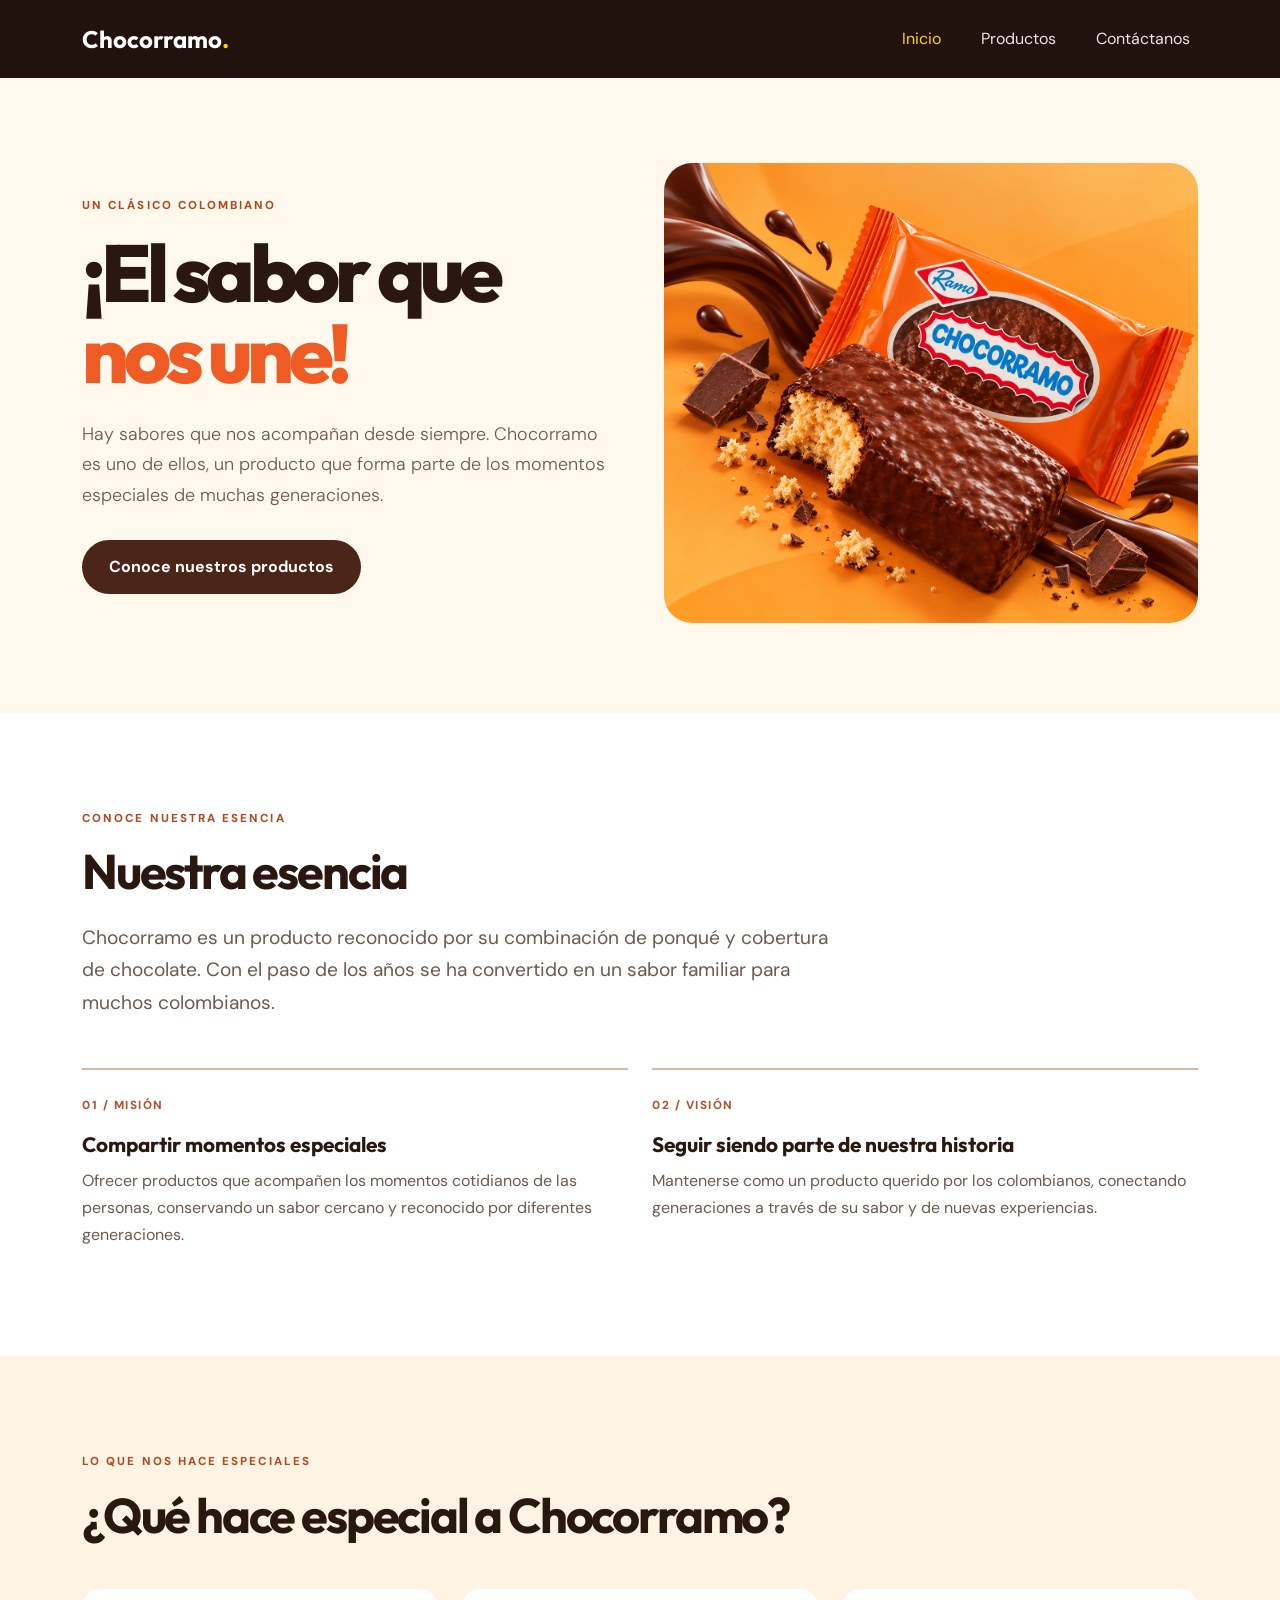
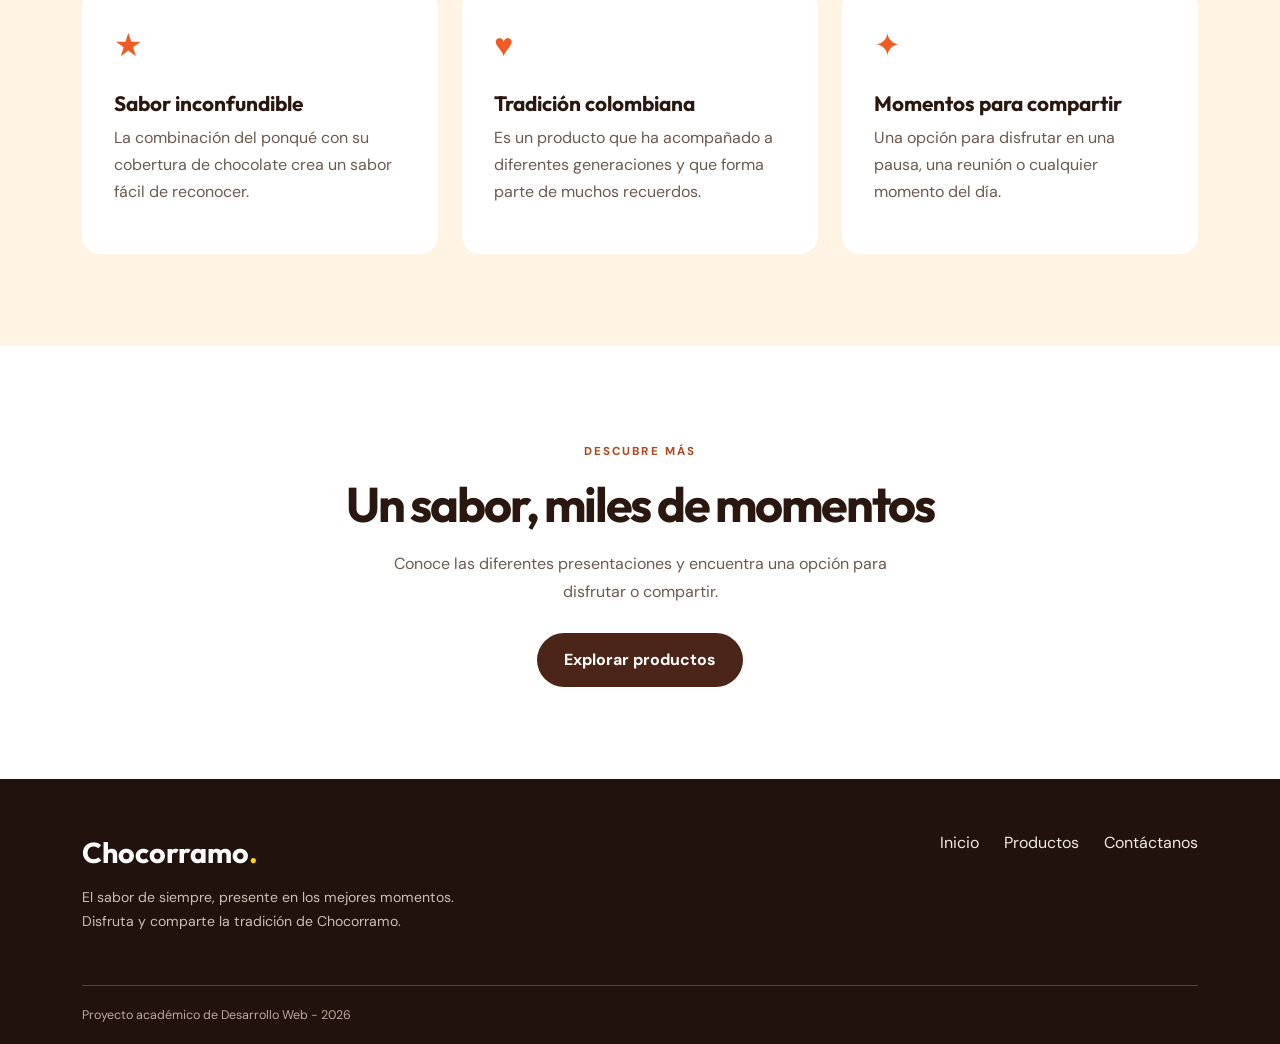
<file: index.html>
<!DOCTYPE html>
<html lang="es">

<head>
  <meta charset="UTF-8">
  <meta name="viewport" content="width=device-width, initial-scale=1.0">

  <title>Inicio | Chocorramo</title>

  <!-- Bootstrap -->
  <link href="https://cdn.jsdelivr.net/npm/bootstrap@5.3.3/dist/css/bootstrap.min.css" rel="stylesheet">

  <!-- Estilos CSS -->
  <link rel="stylesheet" href="css/styles.css">
</head>

<body>

  <!-- Encabezado -->
  <header class="site-header">
    <nav class="navbar navbar-expand-lg navbar-dark">
      <div class="container">

        <a class="navbar-brand fw-bold" href="index.html">
          Chocorramo<span class="brand-dot">.</span>
        </a>

        <button class="navbar-toggler" type="button" data-bs-toggle="collapse" data-bs-target="#menuPrincipal"
          aria-controls="menuPrincipal" aria-expanded="false" aria-label="Abrir menú">

          <span class="navbar-toggler-icon"></span>
        </button>

        <div class="collapse navbar-collapse" id="menuPrincipal">
          <ul class="navbar-nav ms-auto gap-lg-4">

            <li class="nav-item">
              <a class="nav-link active" href="index.html">
                Inicio
              </a>
            </li>

            <li class="nav-item">
              <a class="nav-link" href="productos.html">
                Productos
              </a>
            </li>

            <li class="nav-item">
              <a class="nav-link" href="contacto.html">
                Contáctanos
              </a>
            </li>

          </ul>
        </div>

      </div>
    </nav>
  </header>

  <!-- Contenido principal -->
  <main>

    <!-- Banner de inicio -->
    <section class="hero">
      <div class="container">
        <div class="row align-items-center g-5">

          <div class="col-lg-6">

            <span class="eyebrow">
              UN CLÁSICO COLOMBIANO
            </span>

            <h1>
              ¡El sabor que
              <em>nos une!</em>
            </h1>

            <p class="lead">
              Hay sabores que nos acompañan desde siempre.
              Chocorramo es uno de ellos, un producto que
              forma parte de los momentos especiales
              de muchas generaciones.
            </p>

            <a href="productos.html" class="btn btn-choco">
              Conoce nuestros productos
            </a>

          </div>

          <div class="col-lg-6">

            <div class="hero-art">
              <img src="img/Chocorramo_ chocolate y sabor colombiano.png" alt="Chocorramo con fondo naranja" class="banner-image">
            </div>

          </div>

        </div>
      </div>
    </section>

    <!-- Nuestra esencia -->
    <section class="section-pad">
      <div class="container">

        <span class="eyebrow">
          CONOCE NUESTRA ESENCIA
        </span>

        <h2>Nuestra esencia</h2>

        <p class="intro-copy mt-4">
          Chocorramo es un producto reconocido por su
          combinación de ponqué y cobertura de chocolate.
          Con el paso de los años se ha convertido en
          un sabor familiar para muchos colombianos.
        </p>

        <div class="row g-4 mt-4">

          <!-- Misión -->
          <div class="col-md-6">

            <article class="info-card">

              <span class="card-number">01 / MISIÓN</span>

              <h3>Compartir momentos especiales</h3>

              <p>
                Ofrecer productos que acompañen los
                momentos cotidianos de las personas,
                conservando un sabor cercano y
                reconocido por diferentes generaciones.
              </p>

            </article>

          </div>

          <!-- Visión -->
          <div class="col-md-6">

            <article class="info-card">

              <span class="card-number">02 / VISIÓN</span>

              <h3>Seguir siendo parte de nuestra historia</h3>

              <p>
                Mantenerse como un producto querido
                por los colombianos, conectando
                generaciones a través de su sabor
                y de nuevas experiencias.
              </p>

            </article>

          </div>

        </div>
        <!--
                <p class="source-note">
                    Misión y visión planteadas como ejercicio académico.
                </p>
-->
      </div>
    </section>

    <!-- Características -->
    <section class="features section-pad">
      <div class="container">

        <span class="eyebrow">
          LO QUE NOS HACE ESPECIALES
        </span>

        <h2>¿Qué hace especial a Chocorramo?</h2>

        <div class="row g-4 mt-4">

          <div class="col-md-4">
            <div class="feature">

              <span class="feature-icon">★</span>

              <h3>Sabor inconfundible</h3>

              <p>
                La combinación del ponqué con
                su cobertura de chocolate crea
                un sabor fácil de reconocer.
              </p>

            </div>
          </div>

          <div class="col-md-4">
            <div class="feature">

              <span class="feature-icon">♥</span>

              <h3>Tradición colombiana</h3>

              <p>
                Es un producto que ha acompañado
                a diferentes generaciones y que
                forma parte de muchos recuerdos.
              </p>

            </div>
          </div>

          <div class="col-md-4">
            <div class="feature">

              <span class="feature-icon">✦</span>

              <h3>Momentos para compartir</h3>

              <p>
                Una opción para disfrutar
                en una pausa, una reunión
                o cualquier momento del día.
              </p>

            </div>
          </div>

        </div>

      </div>
    </section>

    <!-- Invitación final -->
    <section class="closing section-pad">
      <div class="container">

        <span class="eyebrow">
          DESCUBRE MÁS
        </span>

        <h2>Un sabor, miles de momentos</h2>

        <p>
          Conoce las diferentes presentaciones
          y encuentra una opción para disfrutar
          o compartir.
        </p>

        <a href="productos.html" class="btn btn-choco">
          Explorar productos
        </a>

      </div>
    </section>

  </main>

  <!-- Pie de página -->
  <footer class="site-footer">
    <div class="container">

      <div class="row align-items-start g-4">

        <div class="col-md-6">

          <div class="footer-brand fw-bold">
            Chocorramo<span class="brand-dot">.</span>
          </div>

          <p>
            El sabor de siempre, presente en los mejores momentos. Disfruta y comparte la tradición de Chocorramo.
          </p>

        </div>

        <div class="col-md-6">

          <div class="footer-links">
            <a href="index.html">Inicio</a>
            <a href="productos.html">Productos</a>
            <a href="contacto.html">Contáctanos</a>
          </div>

        </div>

      </div>

      <div class="footer-bottom">
        Proyecto académico de Desarrollo Web - 2026
      </div>

    </div>
  </footer>

  <!-- JavaScript de Bootstrap -->
  <script src="https://cdn.jsdelivr.net/npm/bootstrap@5.3.3/dist/js/bootstrap.bundle.min.js"></script>

</body>

</html>
</file>
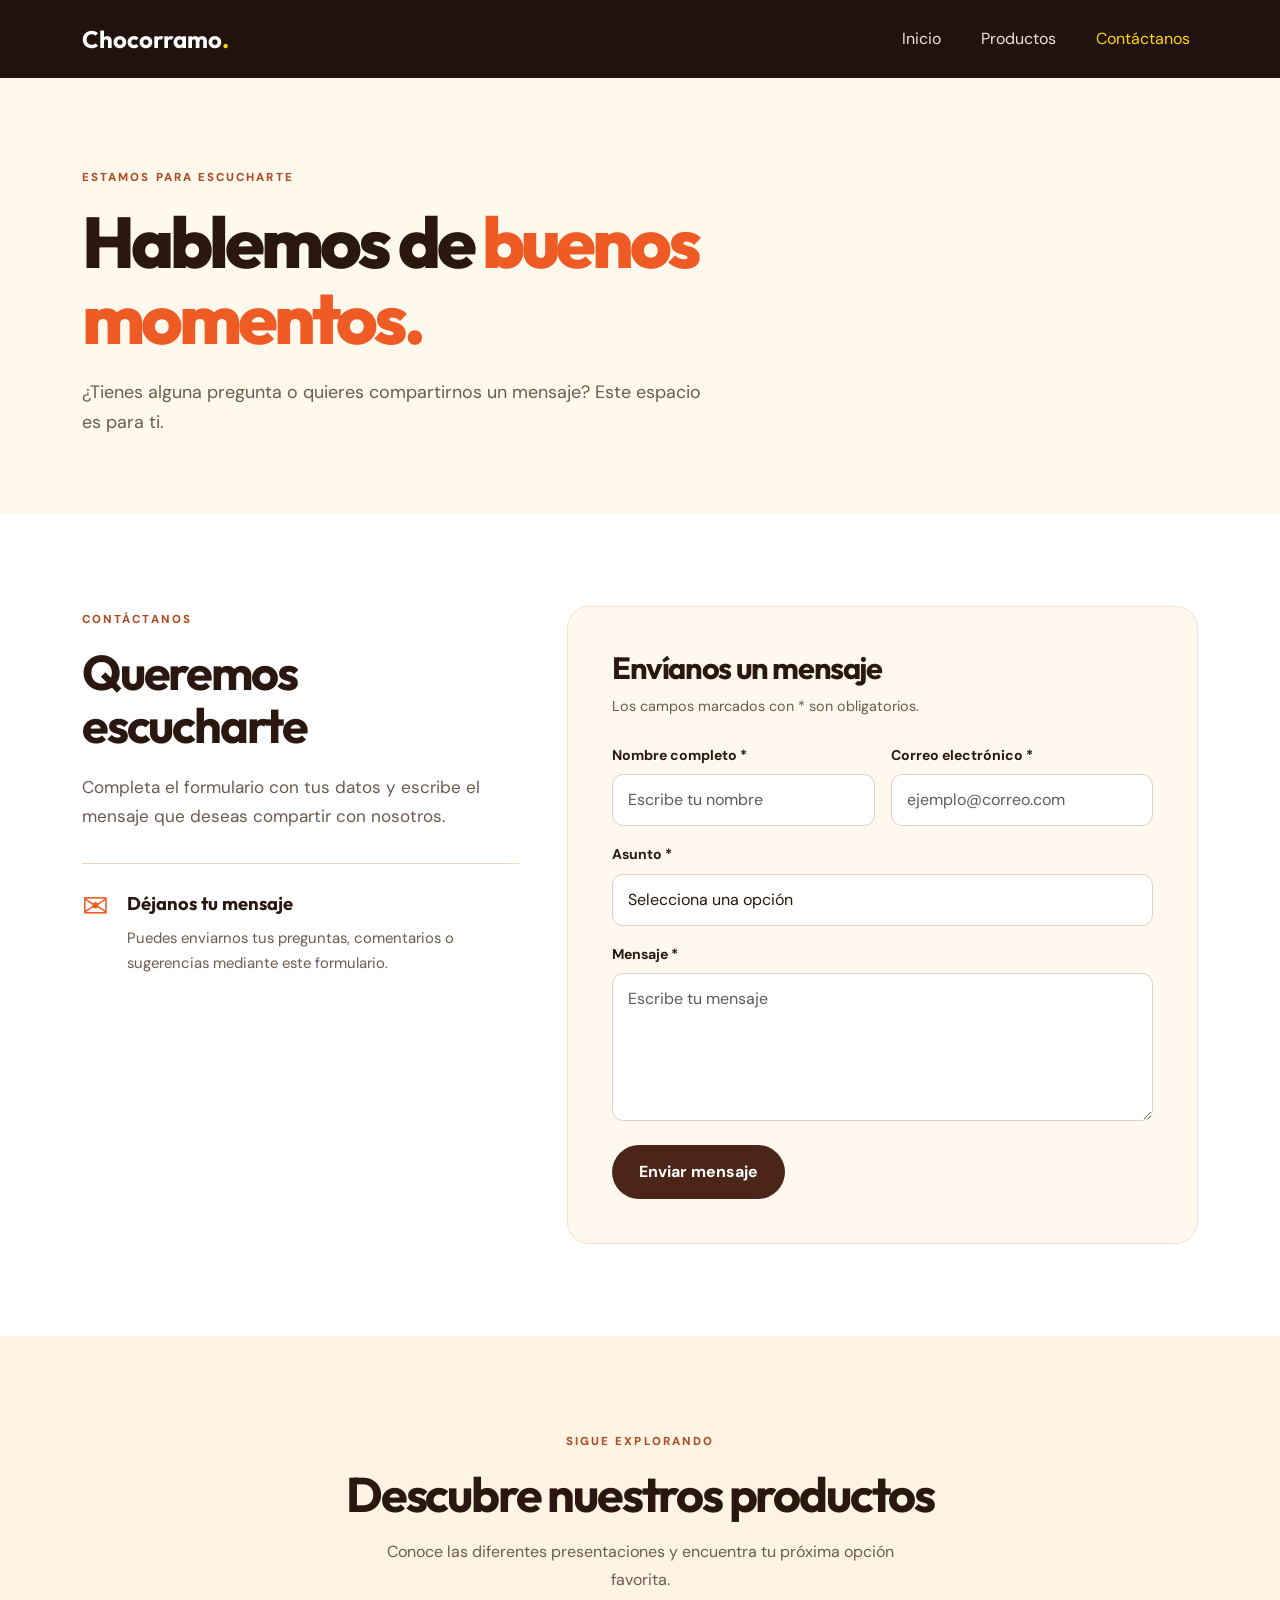
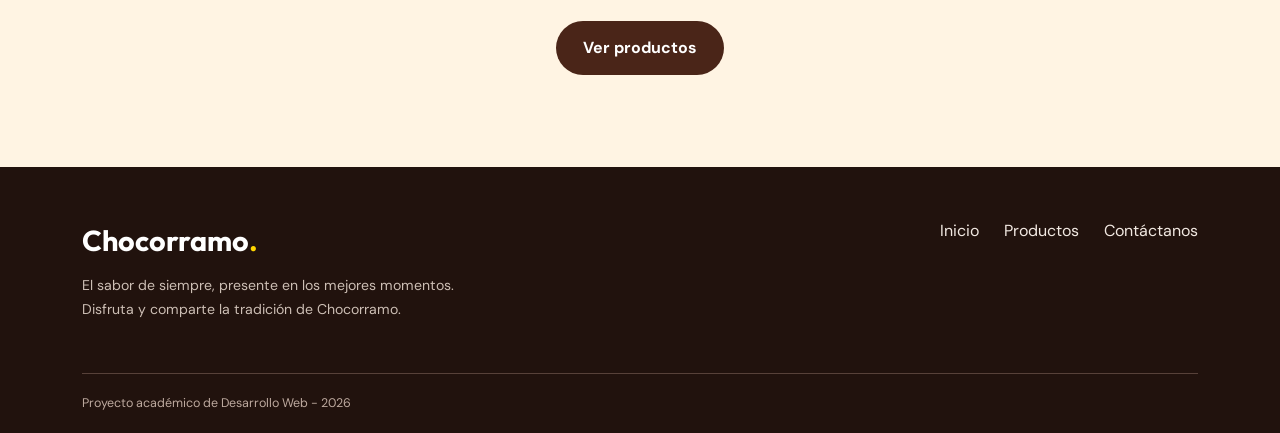
<file: contacto.html>
<!DOCTYPE html>
<html lang="es">

<head>
  <meta charset="UTF-8">
  <meta name="viewport" content="width=device-width, initial-scale=1.0">

  <title>Contáctanos | Chocorramo</title>

  <!-- Bootstrap -->
  <link href="https://cdn.jsdelivr.net/npm/bootstrap@5.3.3/dist/css/bootstrap.min.css" rel="stylesheet">

  <!-- Estilos CSS -->
  <link rel="stylesheet" href="css/styles.css">
</head>

<body>

  <!-- Encabezado -->
  <header class="site-header">
    <nav class="navbar navbar-expand-lg navbar-dark">
      <div class="container">

        <a class="navbar-brand fw-bold" href="index.html">
          Chocorramo<span class="brand-dot">.</span>
        </a>

        <button class="navbar-toggler" type="button" data-bs-toggle="collapse" data-bs-target="#menuPrincipal"
          aria-controls="menuPrincipal" aria-expanded="false" aria-label="Abrir menú">

          <span class="navbar-toggler-icon"></span>
        </button>

        <div class="collapse navbar-collapse" id="menuPrincipal">
          <ul class="navbar-nav ms-auto gap-lg-4">

            <li class="nav-item">
              <a class="nav-link" href="index.html">
                Inicio
              </a>
            </li>

            <li class="nav-item">
              <a class="nav-link" href="productos.html">
                Productos
              </a>
            </li>

            <li class="nav-item">
              <a class="nav-link active" href="contacto.html">
                Contáctanos
              </a>
            </li>

          </ul>
        </div>

      </div>
    </nav>
  </header>

  <!-- Contenido principal -->
  <main>

    <!-- Banner de contacto -->
    <section class="contact-hero">
      <div class="container">

        <span class="eyebrow">
          ESTAMOS PARA ESCUCHARTE
        </span>

        <h1>
          Hablemos de
          <em>buenos momentos.</em>
        </h1>

        <p>
          ¿Tienes alguna pregunta o quieres
          compartirnos un mensaje?
          Este espacio es para ti.
        </p>

      </div>
    </section>

    <!-- Formulario de contacto -->
    <section class="section-pad">
      <div class="container">

        <div class="row g-5 align-items-start">

          <!-- Información -->
          <div class="col-lg-5">

            <span class="eyebrow">
              CONTÁCTANOS
            </span>

            <h2>Queremos escucharte</h2>

            <p class="contact-description">
              Completa el formulario con tus datos
              y escribe el mensaje que deseas
              compartir con nosotros.
            </p>

            <div class="contact-highlight">

              <span>✉</span>

              <div>
                <strong>Déjanos tu mensaje</strong>

                <p>
                  Puedes enviarnos tus preguntas,
                  comentarios o sugerencias
                  mediante este formulario.
                </p>
              </div>

            </div>

          </div>

          <!-- Formulario -->
          <div class="col-lg-7">

            <div class="contact-panel">

              <h2 class="form-heading">
                Envíanos un mensaje
              </h2>

              <p class="form-intro">
                Los campos marcados con * son obligatorios.
              </p>

              <form id="formContacto">

                <div class="row g-3">

                  <!-- Nombre -->
                  <div class="col-md-6">

                    <label for="nombre" class="form-label">
                      Nombre completo *
                    </label>

                    <input type="text" class="form-control" id="nombre" name="nombre" placeholder="Escribe tu nombre"
                      required>

                  </div>

                  <!-- Correo -->
                  <div class="col-md-6">

                    <label for="correo" class="form-label">
                      Correo electrónico *
                    </label>

                    <input type="email" class="form-control" id="correo" name="correo" placeholder="ejemplo@correo.com"
                      required>

                  </div>

                  <!-- Asunto -->
                  <div class="col-12">

                    <label for="asunto" class="form-label">
                      Asunto *
                    </label>

                    <select class="form-select" id="asunto" name="asunto" required>

                      <option value="">
                        Selecciona una opción
                      </option>

                      <option value="productos">
                        Información de productos
                      </option>

                      <option value="comentario">
                        Comentarios
                      </option>

                      <option value="sugerencia">
                        Sugerencias
                      </option>

                      <option value="otro">
                        Otro
                      </option>

                    </select>

                  </div>

                  <!-- Mensaje -->
                  <div class="col-12">

                    <label for="mensaje" class="form-label">
                      Mensaje *
                    </label>

                    <textarea class="form-control" id="mensaje" name="mensaje" rows="5" placeholder="Escribe tu mensaje"
                      required></textarea>

                  </div>

                  <!-- Botón -->
                  <div class="col-12">

                    <button type="submit" class="btn btn-choco">
                      Enviar mensaje
                    </button>

                  </div>

                </div>

              </form>

              <!-- Resultado del formulario -->
              <div id="resultadoFormulario" class="form-result mt-4 d-none" role="status">
                Formulario validado correctamente.
                Este es un ejemplo académico y
                el mensaje no se ha enviado.
              </div>
              <!--
                            <p class="form-disclaimer">
                                Formulario de demostración académica.
                                No almacena ni envía información.
                            </p>
 -->
            </div>

          </div>

        </div>

      </div>
    </section>

    <!-- Sección final -->
    <section class="contact-closing section-pad">
      <div class="container text-center">

        <span class="eyebrow">
          SIGUE EXPLORANDO
        </span>

        <h2>Descubre nuestros productos</h2>

        <p>
          Conoce las diferentes presentaciones
          y encuentra tu próxima opción favorita.
        </p>

        <a href="productos.html" class="btn btn-choco">
          Ver productos
        </a>

      </div>
    </section>

  </main>

  <!-- Pie de página -->
  <footer class="site-footer">
    <div class="container">

      <div class="row align-items-start g-4">

        <div class="col-md-6">

          <div class="footer-brand fw-bold">
            Chocorramo<span class="brand-dot">.</span>
          </div>

          <p>
            El sabor de siempre, presente en los mejores momentos. Disfruta y comparte la tradición de Chocorramo.
          </p>

        </div>

        <div class="col-md-6">

          <div class="footer-links">
            <a href="index.html">Inicio</a>
            <a href="productos.html">Productos</a>
            <a href="contacto.html">Contáctanos</a>
          </div>

        </div>

      </div>

      <div class="footer-bottom">
        Proyecto académico de Desarrollo Web - 2026
      </div>

    </div>
  </footer>

  <!-- JavaScript de Bootstrap -->
  <script src="https://cdn.jsdelivr.net/npm/bootstrap@5.3.3/dist/js/bootstrap.bundle.min.js"></script>

  <!-- Validación del formulario -->
  <script>
    const formulario = document.getElementById("formContacto");
    const resultado = document.getElementById("resultadoFormulario");

    formulario.addEventListener("submit", function (evento) {
      evento.preventDefault();

      if (formulario.checkValidity()) {
        resultado.classList.remove("d-none");
        formulario.reset();
      }
    });
  </script>

</body>

</html>
</file>
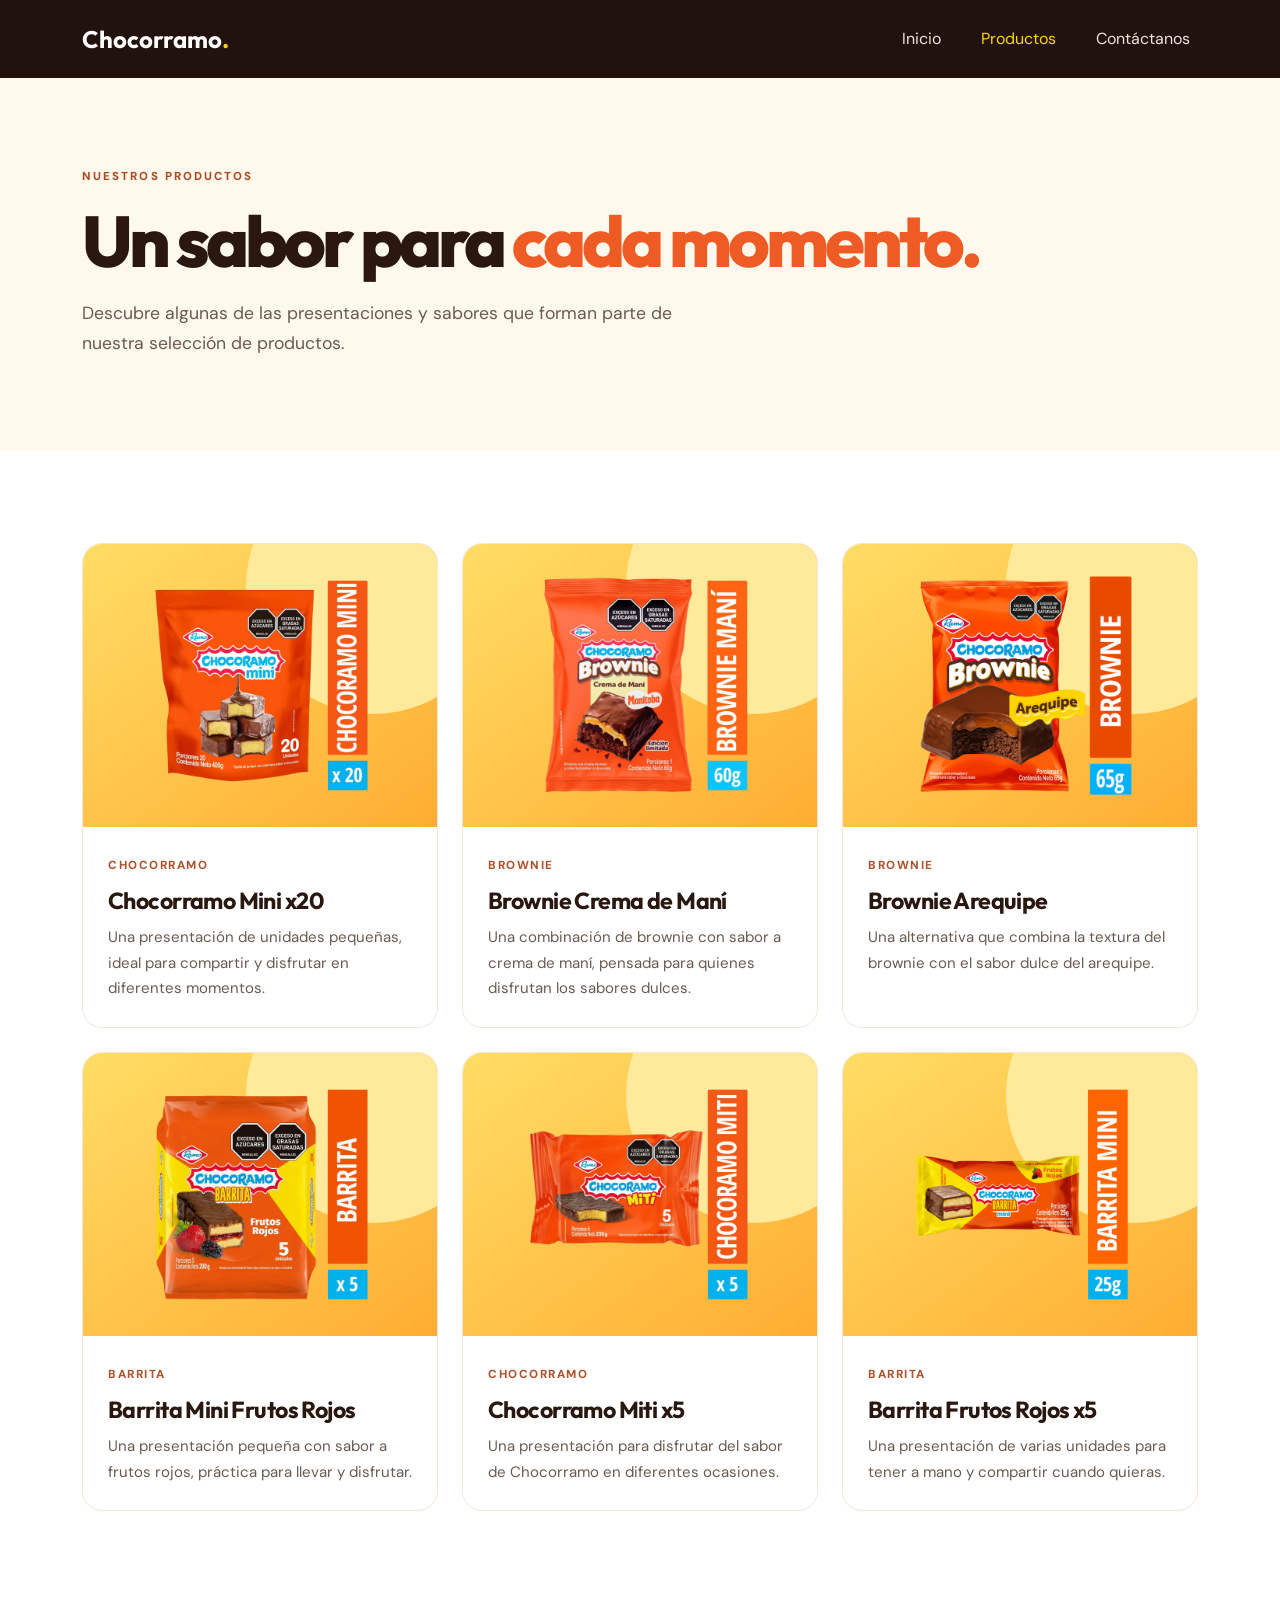
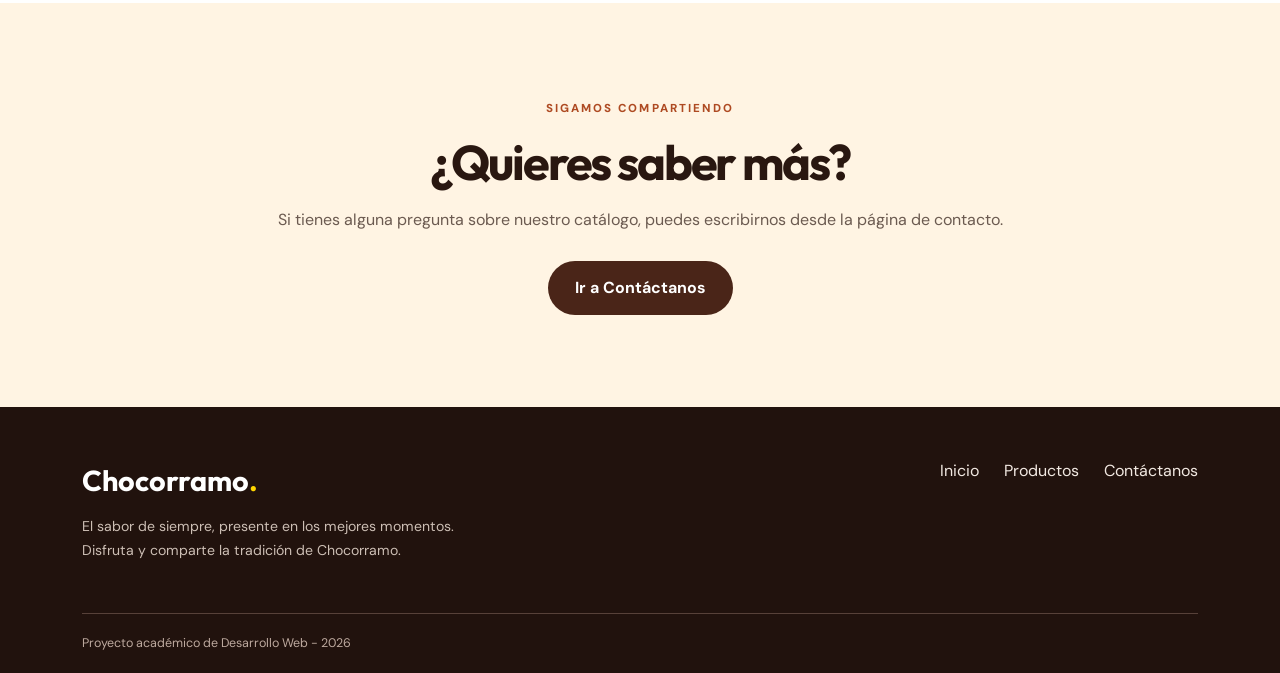
<file: productos.html>
<!DOCTYPE html>
<html lang="es">

<head>
    <meta charset="UTF-8">
    <meta name="viewport" content="width=device-width, initial-scale=1.0">

    <title>Productos | Chocorramo</title>

    <!-- Bootstrap -->
    <link href="https://cdn.jsdelivr.net/npm/bootstrap@5.3.3/dist/css/bootstrap.min.css" rel="stylesheet">

    <!-- Estilos CSS -->
    <link rel="stylesheet" href="css/styles.css">
</head>

<body>

    <!-- Encabezado -->
    <header class="site-header">
        <nav class="navbar navbar-expand-lg navbar-dark">
            <div class="container">

                <a class="navbar-brand fw-bold" href="index.html">
                    Chocorramo<span class="brand-dot">.</span>
                </a>

                <button class="navbar-toggler" type="button" data-bs-toggle="collapse" data-bs-target="#menuPrincipal"
                    aria-controls="menuPrincipal" aria-expanded="false" aria-label="Abrir menú">

                    <span class="navbar-toggler-icon"></span>
                </button>

                <div class="collapse navbar-collapse" id="menuPrincipal">
                    <ul class="navbar-nav ms-auto gap-lg-4">

                        <li class="nav-item">
                            <a class="nav-link" href="index.html">
                                Inicio
                            </a>
                        </li>

                        <li class="nav-item">
                            <a class="nav-link active" href="productos.html">
                                Productos
                            </a>
                        </li>

                        <li class="nav-item">
                            <a class="nav-link" href="contacto.html">
                                Contáctanos
                            </a>
                        </li>

                    </ul>
                </div>

            </div>
        </nav>
    </header>

    <!-- Contenido principal -->
    <main>

        <!-- Presentación de productos -->
        <section class="products-hero">
            <div class="container">

                <span class="eyebrow">
                    NUESTROS PRODUCTOS
                </span>

                <h1>
                    Un sabor para
                    <em>cada momento.</em>
                </h1>

                <p>
                    Descubre algunas de las presentaciones
                    y sabores que forman parte de nuestra
                    selección de productos.
                </p>

            </div>
        </section>

        <!-- Catálogo -->
        <section class="section-pad">
            <div class="container">

                <div class="row g-4">

                    <!-- Producto 1 -->
                    <div class="col-md-6 col-lg-4">
                        <article class="product-card h-100">

                            <div class="product-visual">
                                <img src="img/producto3.png" alt="Chocorramo Mini x20" class="product-image">
                            </div>

                            <div class="product-content">

                                <span class="card-number">CHOCORRAMO</span>

                                <h2>Chocorramo Mini x20</h2>

                                <p>
                                    Una presentación de unidades
                                    pequeñas, ideal para compartir
                                    y disfrutar en diferentes momentos.
                                </p>

                            </div>

                        </article>
                    </div>

                    <!-- Producto 2 -->
                    <div class="col-md-6 col-lg-4">
                        <article class="product-card h-100">

                            <div class="product-visual">
                                <img src="img/producto4.png" alt="Brownie Crema de Maní" class="product-image">
                            </div>

                            <div class="product-content">

                                <span class="card-number">BROWNIE</span>

                                <h2>Brownie Crema de Maní</h2>

                                <p>
                                    Una combinación de brownie
                                    con sabor a crema de maní,
                                    pensada para quienes disfrutan
                                    los sabores dulces.
                                </p>

                            </div>

                        </article>
                    </div>

                    <!-- Producto 3 -->
                    <div class="col-md-6 col-lg-4">
                        <article class="product-card h-100">

                            <div class="product-visual">
                                <img src="img/producto5.png" alt="Brownie Arequipe" class="product-image">
                            </div>

                            <div class="product-content">

                                <span class="card-number">BROWNIE</span>

                                <h2>Brownie Arequipe</h2>

                                <p>
                                    Una alternativa que combina
                                    la textura del brownie con
                                    el sabor dulce del arequipe.
                                </p>

                            </div>

                        </article>
                    </div>

                    <!-- Producto 4 -->
                    <div class="col-md-6 col-lg-4">
                        <article class="product-card h-100">

                            <div class="product-visual">
                                <img src="img/producto2.png" alt="Chocorramo Mini x20" class="product-image">
                            </div>

                            <div class="product-content">

                                <span class="card-number">BARRITA</span>

                                <h2>Barrita Mini Frutos Rojos</h2>

                                <p>
                                    Una presentación pequeña
                                    con sabor a frutos rojos,
                                    práctica para llevar y disfrutar.
                                </p>

                            </div>

                        </article>
                    </div>

                    <!-- Producto 5 -->
                    <div class="col-md-6 col-lg-4">
                        <article class="product-card h-100">

                            <div class="product-visual">
                                <img src="img/producto1.png" alt="Chocorramo Mini x20" class="product-image">
                            </div>

                            <div class="product-content">

                                <span class="card-number">CHOCORRAMO</span>

                                <h2>Chocorramo Miti x5</h2>

                                <p>
                                    Una presentación para disfrutar
                                    del sabor de Chocorramo en
                                    diferentes ocasiones.
                                </p>

                            </div>

                        </article>
                    </div>

                    <!-- Producto 6 -->
                    <div class="col-md-6 col-lg-4">
                        <article class="product-card h-100">

                            <div class="product-visual">
                                <img src="img/producto6.png" alt="Chocorramo Mini x20" class="product-image">
                            </div>

                            <div class="product-content">

                                <span class="card-number">BARRITA</span>

                                <h2>Barrita Frutos Rojos x5</h2>

                                <p>
                                    Una presentación de varias
                                    unidades para tener a mano
                                    y compartir cuando quieras.
                                </p>

                            </div>

                        </article>
                    </div>

                </div>

            </div>
        </section>

        <!-- Sección final -->
        <section class="products-end section-pad">
            <div class="container text-center">

                <span class="eyebrow">
                    SIGAMOS COMPARTIENDO
                </span>

                <h2>¿Quieres saber más?</h2>

                <p>
                    Si tienes alguna pregunta sobre
                    nuestro catálogo, puedes escribirnos
                    desde la página de contacto.
                </p>

                <a href="contacto.html" class="btn btn-choco">
                    Ir a Contáctanos
                </a>

            </div>
        </section>

    </main>

    <!-- Pie de página -->
    <footer class="site-footer">
        <div class="container">

            <div class="row align-items-start g-4">

                <div class="col-md-6">

                    <div class="footer-brand fw-bold">
                        Chocorramo<span class="brand-dot">.</span>
                    </div>

                    <p>
                        El sabor de siempre, presente en los mejores momentos. Disfruta y comparte la tradición de Chocorramo.
                    </p>

                </div>

                <div class="col-md-6">

                    <div class="footer-links">
                        <a href="index.html">Inicio</a>
                        <a href="productos.html">Productos</a>
                        <a href="contacto.html">Contáctanos</a>
                    </div>

                </div>

            </div>

            <div class="footer-bottom">
                Proyecto académico de Desarrollo Web - 2026
            </div>

        </div>
    </footer>

    <!-- JavaScript de Bootstrap -->
    <script src="https://cdn.jsdelivr.net/npm/bootstrap@5.3.3/dist/js/bootstrap.bundle.min.js"></script>

</body>

</html>
</file>
<file: css/styles.css>
@import url('https://fonts.googleapis.com/css2?family=DM+Sans:wght@400;500;600;700&family=Outfit:wght@400;500;600;700;800&display=swap');

/* Colores principales */
:root {
    --ink: #291710;
    --chocolate: #4a2518;
    --orange: #ee5b25;
    --cream: #fff8ec;
    --yellow: #ffd600;
    --muted: #6b5a50;
}

/* Estilos generales */
* {
    box-sizing: border-box;
}

body {
    font-family: 'DM Sans', sans-serif;
    color: var(--ink);
    margin: 0;
}

h1, h2, h3, .navbar-brand, .footer-brand {
    font-family: 'Outfit', sans-serif;
}

h2 {
    font-size: clamp(2rem, 3.8vw, 3.4rem);
    font-weight: 700;
    letter-spacing: -0.045em;
    line-height: 1.08;
}

h3 {
    font-size: 1.3rem;
    font-weight: 700;
}

p {
    line-height: 1.7;
}

/* Encabezado y menu de navegacion */
.site-header {
    background: #21120d;
}

.navbar {
    min-height: 78px;
}

.navbar-brand {
    font-size: 1.5rem;
}

.brand-dot {
    color: var(--yellow);
}

.navbar-dark .nav-link {
    color: #eee3db;
}

.navbar-dark .nav-link:hover,
.navbar-dark .nav-link.active {
    color: var(--yellow);
}

/* Pagina de inicio */
.hero {
    background: var(--cream);
    padding: 85px 0 90px;
    overflow: hidden;
}

.eyebrow {
    display: inline-block;
    font-size: 0.72rem;
    letter-spacing: 0.18em;
    font-weight: 800;
    color: #ae4a22;
    margin-bottom: 18px;
}

.hero h1 {
    font-size: clamp(3.3rem, 6.3vw, 6.4rem);
    font-weight: 800;
    line-height: 1.01;
    letter-spacing: -0.065em;
    margin-bottom: 24px;
}

.hero h1 em {
    font-style: normal;
    color: var(--orange);
}

.hero .lead {
    font-size: 1.12rem;
    color: var(--muted);
    max-width: 540px;
    margin-bottom: 30px;
}


/* Imagen principal del inicio */
.banner-image {
    width: 100%;
    height: 100%;
    object-fit: cover;
    display: block;
}


/* Botones */
.btn-choco {
    background: var(--chocolate);
    color: white;
    border-radius: 100px;
    padding: 14px 26px;
    font-weight: 700;
}

.btn-choco:hover {
    background: #6c3823;
    color: white;
}

/* Ilustracion del producto en inicio */
.hero-art {
    height: 460px;
    background: #ffcc36;
    border-radius: 28px;
    position: relative;
    display: flex;
    align-items: center;
    justify-content: center;
    overflow: hidden;
}

.sun {
    position: absolute;
    background: #ffeb91;
    border-radius: 50%;
    width: 390px;
    height: 390px;
    right: -65px;
    top: -95px;
}

.cake {
    position: relative;
    width: 270px;
    height: 175px;
    transform: rotate(-12deg);
    filter: drop-shadow(15px 24px 10px #8d501f45);
}

.icing {
    position: absolute;
    inset: 0 0 22px;
    border-radius: 60px 50px 26px 25px;
    background: linear-gradient(130deg, #7d391d, #391a13 60%, #9d4b28);
    z-index: 2;
}

.crumb {
    position: absolute;
    bottom: 0;
    left: 16px;
    right: 16px;
    height: 60px;
    border-radius: 12px 12px 25px 25px;
    background: linear-gradient(#efb65c, #d88c3c);
}

.hero-art-caption {
    position: absolute;
    bottom: 26px;
    left: 30px;
    font-size: 0.8rem;
    font-weight: 800;
    color: #4a2518;
}

/* Secciones informativas */
.section-pad {
    padding: 92px 0;
}

.intro-copy {
    font-size: 1.2rem;
    max-width: 760px;
    color: var(--muted);
}

.info-card {
    border-top: 2px solid #dfb6a0;
    padding-top: 22px;
}

.card-number {
    color: #b0522c;
    font-size: 0.73rem;
    font-weight: 800;
    letter-spacing: 0.13em;
}

.info-card h3 {
    margin: 16px 0 10px;
}

.info-card p,
.feature p {
    color: var(--muted);
}

.source-note {
    font-size: 0.77rem;
    color: #81736b;
    margin-top: 26px;
}

/* Caracteristicas */
.features {
    background: #fff4e3;
}

.feature {
    background: white;
    border-radius: 18px;
    padding: 32px;
    min-height: 260px;
    height: 100%;
}

.feature-icon {
    display: block;
    font-size: 2rem;
    color: var(--orange);
    margin-bottom: 22px;
}

/* Seccion final del inicio */
.closing {
    background: white;
    text-align: center;
}

.closing p {
    color: var(--muted);
    margin: 20px auto 28px;
    max-width: 520px;
}

/* Pagina de productos */
.products-hero {
    background: var(--cream);
    padding: 85px 0 76px;
}

.products-hero h1 {
    font-family: 'Outfit', sans-serif;
    font-weight: 800;
    letter-spacing: -0.055em;
    line-height: 1.06;
    font-size: clamp(2.8rem, 5.6vw, 5.5rem);
    max-width: 900px;
}

.products-hero h1 em {
    font-style: normal;
    color: var(--orange);
}

.products-hero p {
    font-size: 1.1rem;
    color: var(--muted);
    max-width: 620px;
    margin-top: 20px;
}

/* Tarjetas de productos */
.product-card {
    border: 1px solid #f1e6da;
    border-radius: 20px;
    overflow: hidden;
    background: white;
    transition: transform 0.2s ease, box-shadow 0.2s ease;
}

.product-card:hover {
    transform: translateY(-5px);
    box-shadow: 0 18px 35px #321c1015;
}

.product-visual {
    aspect-ratio: 5 / 4;
    background: linear-gradient(145deg, #ffdd65, #ffad32);
    position: relative;
    display: flex;
    align-items: center;
    justify-content: center;
    overflow: hidden;
}

.product-visual::before {
    content: "";
    position: absolute;
    width: 72%;
    aspect-ratio: 1;
    border-radius: 50%;
    background: #ffe99a;
    right: -18%;
    top: -30%;
}

.product-mark {
    position: relative;
    font-family: 'Outfit', sans-serif;
    font-weight: 800;
    color: #45251b;
    font-size: clamp(1.2rem, 2vw, 1.9rem);
    transform: rotate(-8deg);
    padding: 30px 15px;
    border: 5px solid #ec6027;
    background: #fff5d3;
    border-radius: 15px;
    box-shadow: 12px 15px 0 #9b431d30;
}

.product-tag {
    position: absolute;
    top: 20px;
    left: 20px;
    font-size: 0.72rem;
    letter-spacing: 0.08em;
    font-weight: 800;
    color: #542b15;
}

.product-photo-note {
    position: absolute;
    bottom: 15px;
    left: 20px;
    font-size: 0.7rem;
    color: #684326;
}

.product-content {
    padding: 25px;
}

.product-content h2 {
    font-size: 1.45rem;
    letter-spacing: -0.025em;
    margin: 12px 0;
}

.product-content p {
    color: var(--muted);
    font-size: 0.94rem;
    margin-bottom: 0;
}

.products-end {
    background: #fff4e3;
}

.products-end p {
    color: var(--muted);
    margin: 18px 0 28px;
}

/* Pagina de contacto */
.contact-hero {
    background: var(--cream);
    padding: 86px 0 76px;
}

.contact-hero h1 {
    font-family: 'Outfit', sans-serif;
    font-weight: 800;
    letter-spacing: -0.055em;
    line-height: 1.05;
    font-size: clamp(2.8rem, 5.6vw, 5.5rem);
    max-width: 850px;
}

.contact-hero h1 em {
    font-style: normal;
    color: var(--orange);
}

.contact-hero p {
    font-size: 1.12rem;
    color: var(--muted);
    max-width: 620px;
    margin: 22px 0 0;
}

.contact-description {
    font-size: 1.07rem;
    color: var(--muted);
    max-width: 470px;
    margin: 22px 0 32px;
}

.contact-highlight {
    display: flex;
    gap: 18px;
    align-items: flex-start;
    border-top: 1px solid #e8d6c7;
    padding-top: 26px;
}

.contact-highlight > span {
    font-size: 2rem;
    color: var(--orange);
    line-height: 1;
}

.contact-highlight strong {
    font-family: 'Outfit', sans-serif;
    font-size: 1.15rem;
}

.contact-highlight p {
    color: var(--muted);
    font-size: 0.93rem;
    margin: 8px 0 0;
}

/* Formulario de contacto */
.contact-panel {
    background: #fff8ee;
    border: 1px solid #f0e2d2;
    border-radius: 22px;
    padding: clamp(24px, 4vw, 44px);
}

.contact-panel .form-heading {
    font-size: clamp(1.6rem, 2.4vw, 2.2rem);
    margin: 0;
}

.form-intro {
    color: var(--muted);
    font-size: 0.9rem;
    margin: 10px 0 25px;
}

.contact-panel .form-label {
    font-weight: 700;
    font-size: 0.88rem;
    margin-bottom: 8px;
}

.contact-panel .form-control,
.contact-panel .form-select {
    border: 1px solid #dfd1c4;
    border-radius: 11px;
    background: white;
    padding: 13px 15px;
    color: var(--ink);
}

.contact-panel .form-control:focus,
.contact-panel .form-select:focus {
    border-color: #b66b4b;
    box-shadow: 0 0 0 0.2rem #e9875c28;
}

.contact-panel textarea {
    resize: vertical;
}

.contact-panel .btn-choco {
    margin-top: 8px;
}

.form-disclaimer {
    font-size: 0.75rem;
    color: #806f63;
    margin: 22px 0 0;
}

.form-result {
    background: #e8f5e8;
    color: #20572e;
    border: 1px solid #bddcbd;
    border-radius: 10px;
    padding: 14px 16px;
    font-size: 0.9rem;
}

.contact-closing {
    background: #fff4e3;
}

.contact-closing p {
    color: var(--muted);
    margin: 18px auto 28px;
    max-width: 520px;
}

/* Pie de pagina */
.site-footer {
    background: #21120d;
    color: white;
    padding: 52px 0 20px;
}

.footer-brand {
    font-size: 1.8rem;
}

.site-footer p {
    color: #cdbfb5;
    font-size: 0.88rem;
    margin-top: 12px;
    max-width: 390px;
}

.footer-links {
    display: flex;
    gap: 25px;
    flex-wrap: wrap;
    justify-content: flex-end;
}

.footer-links a {
    color: #f2e9e2;
    text-decoration: none;
}

.footer-links a:hover {
    color: var(--yellow);
}

.footer-bottom {
    border-top: 1px solid #574139;
    margin-top: 35px;
    padding-top: 20px;
    color: #bda99e;
    font-size: 0.78rem;
}

/* Imagenes de productos */
.product-image {
    width: 100%;
    height: 100%;
    object-fit: contain;
    position: relative;
    z-index: 1;
    padding: 25px;
}

/* Adaptacion a celulares */
@media (max-width: 767px) {
    .hero {
        padding: 60px 0;
    }

    .hero-art {
        height: 320px;
    }

    .cake {
        transform: rotate(-12deg) scale(0.75);
    }

    .section-pad {
        padding: 65px 0;
    }

    .footer-links {
        justify-content: flex-start;
    }

    .feature {
        min-height: 0;
    }

    .products-hero,
    .contact-hero {
        padding: 58px 0;
    }

    .product-visual {
        aspect-ratio: 6 / 4;
    }

    .contact-panel {
        padding: 24px;
    }
}
</file>
